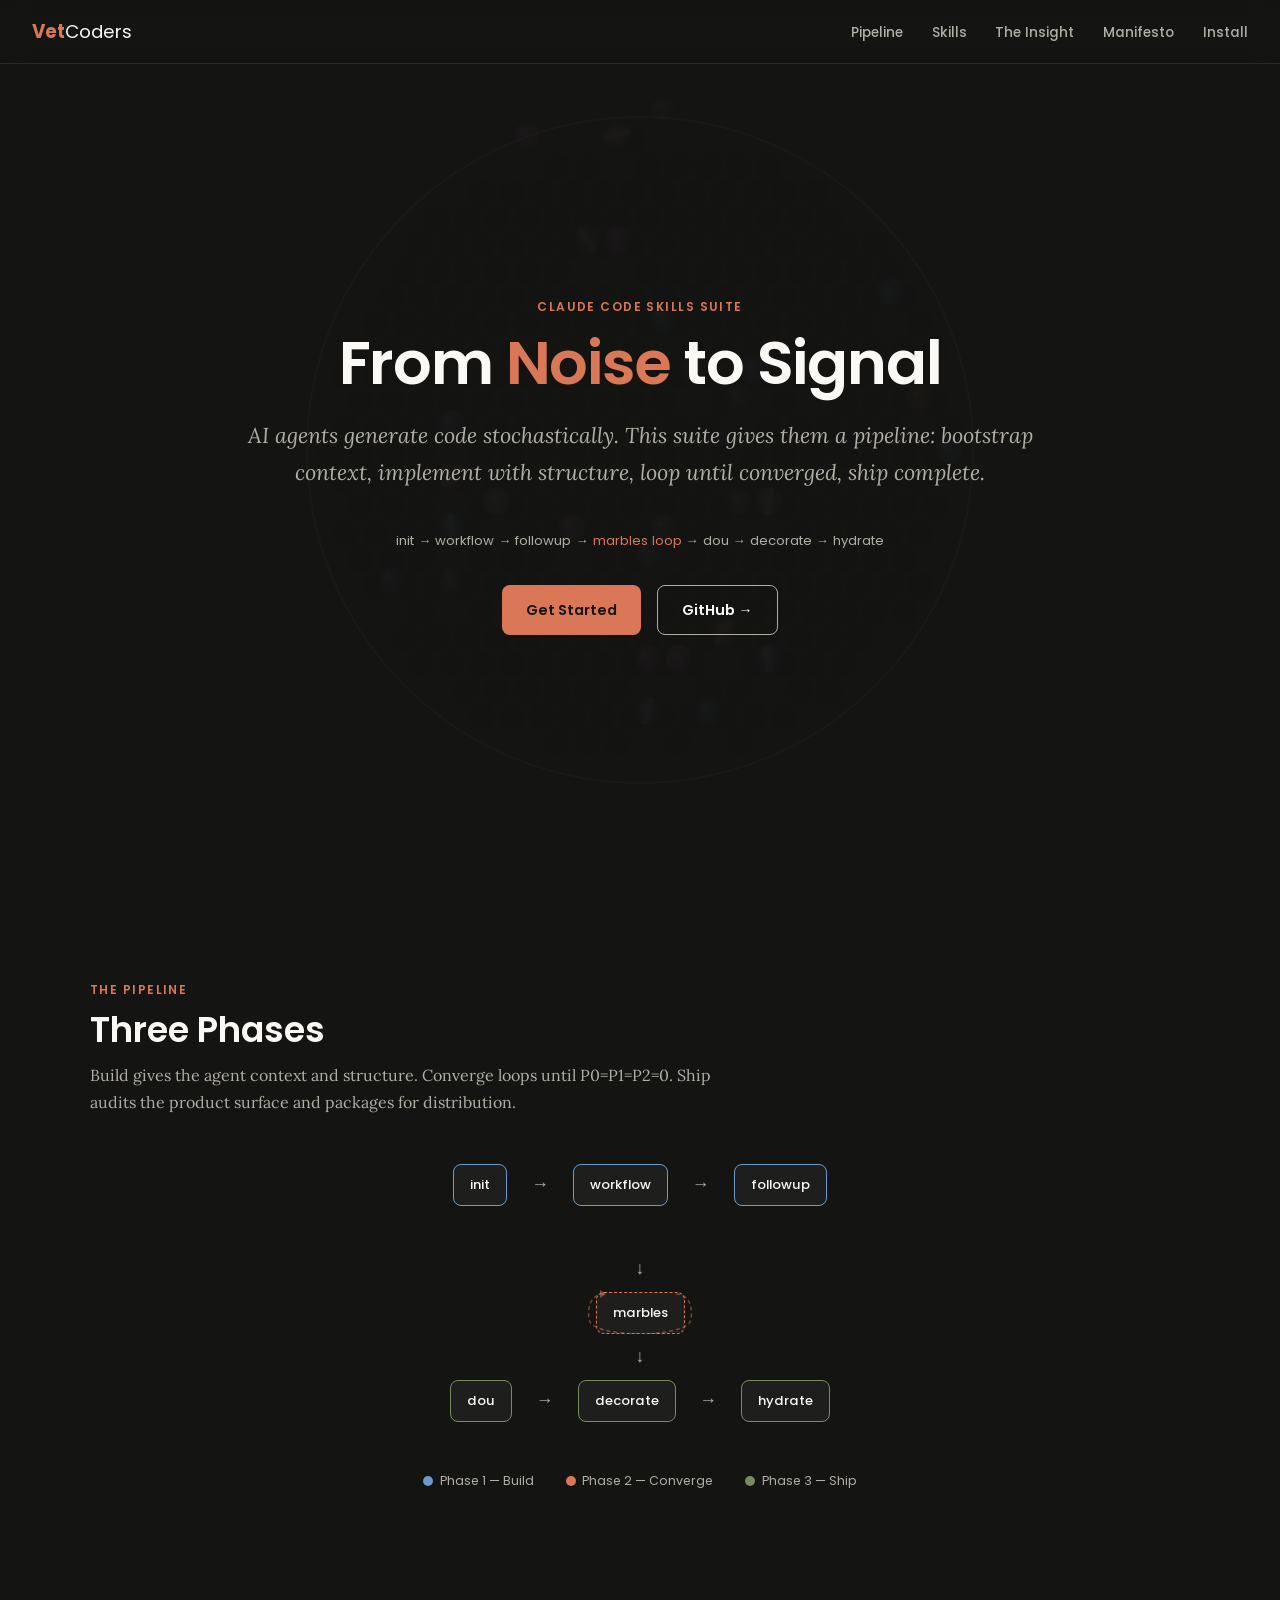
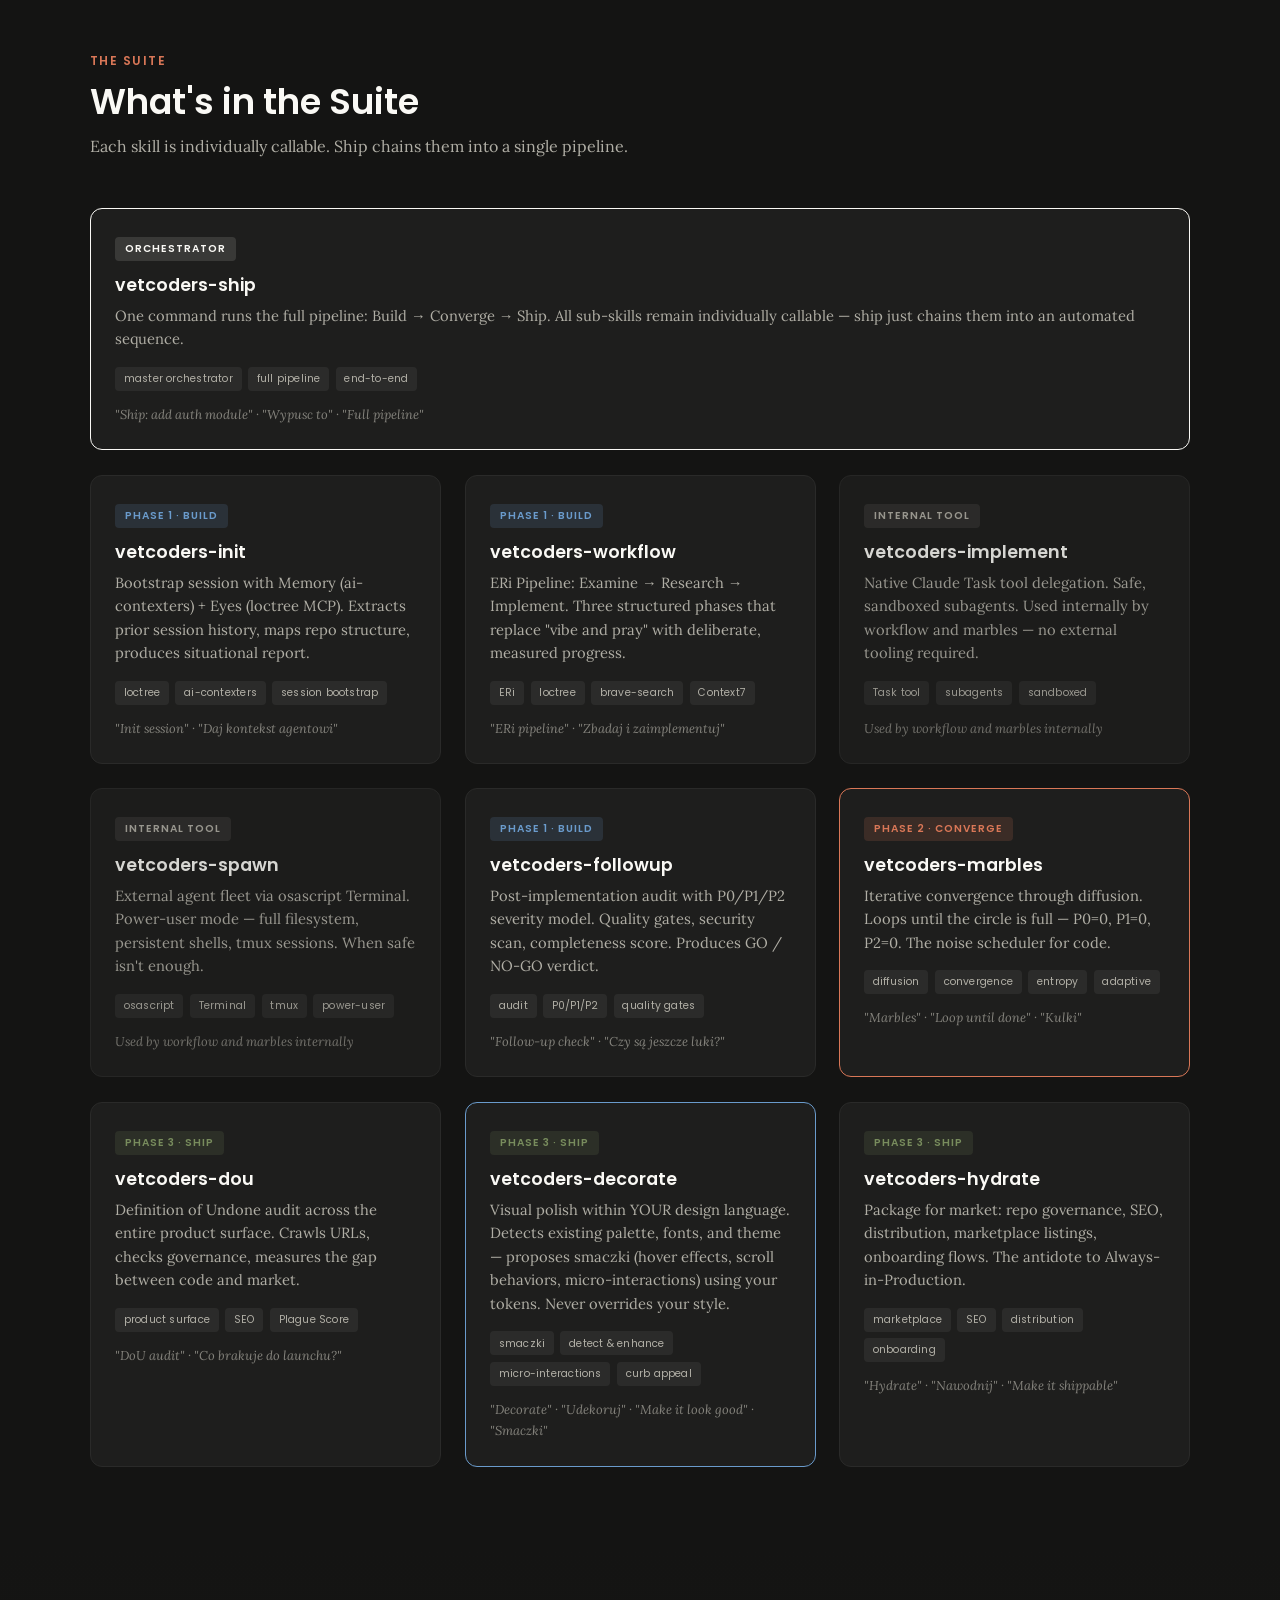
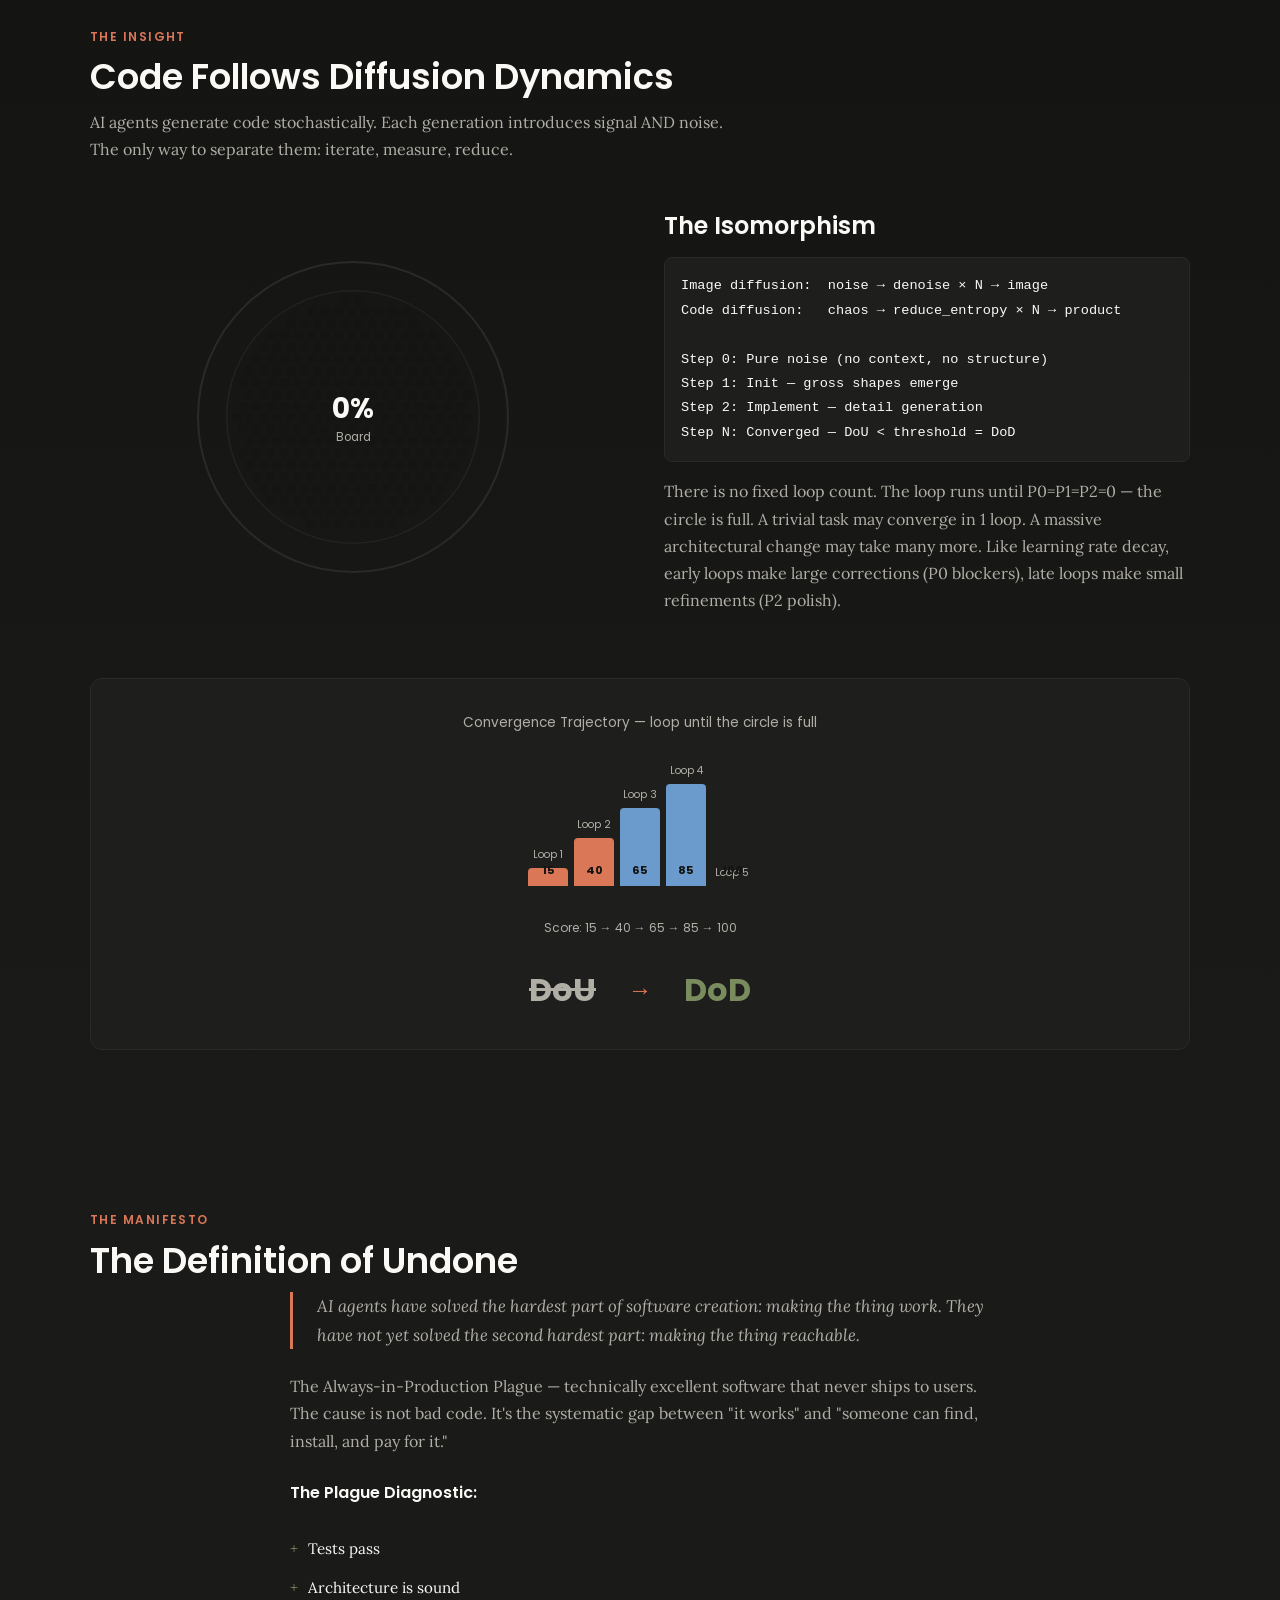
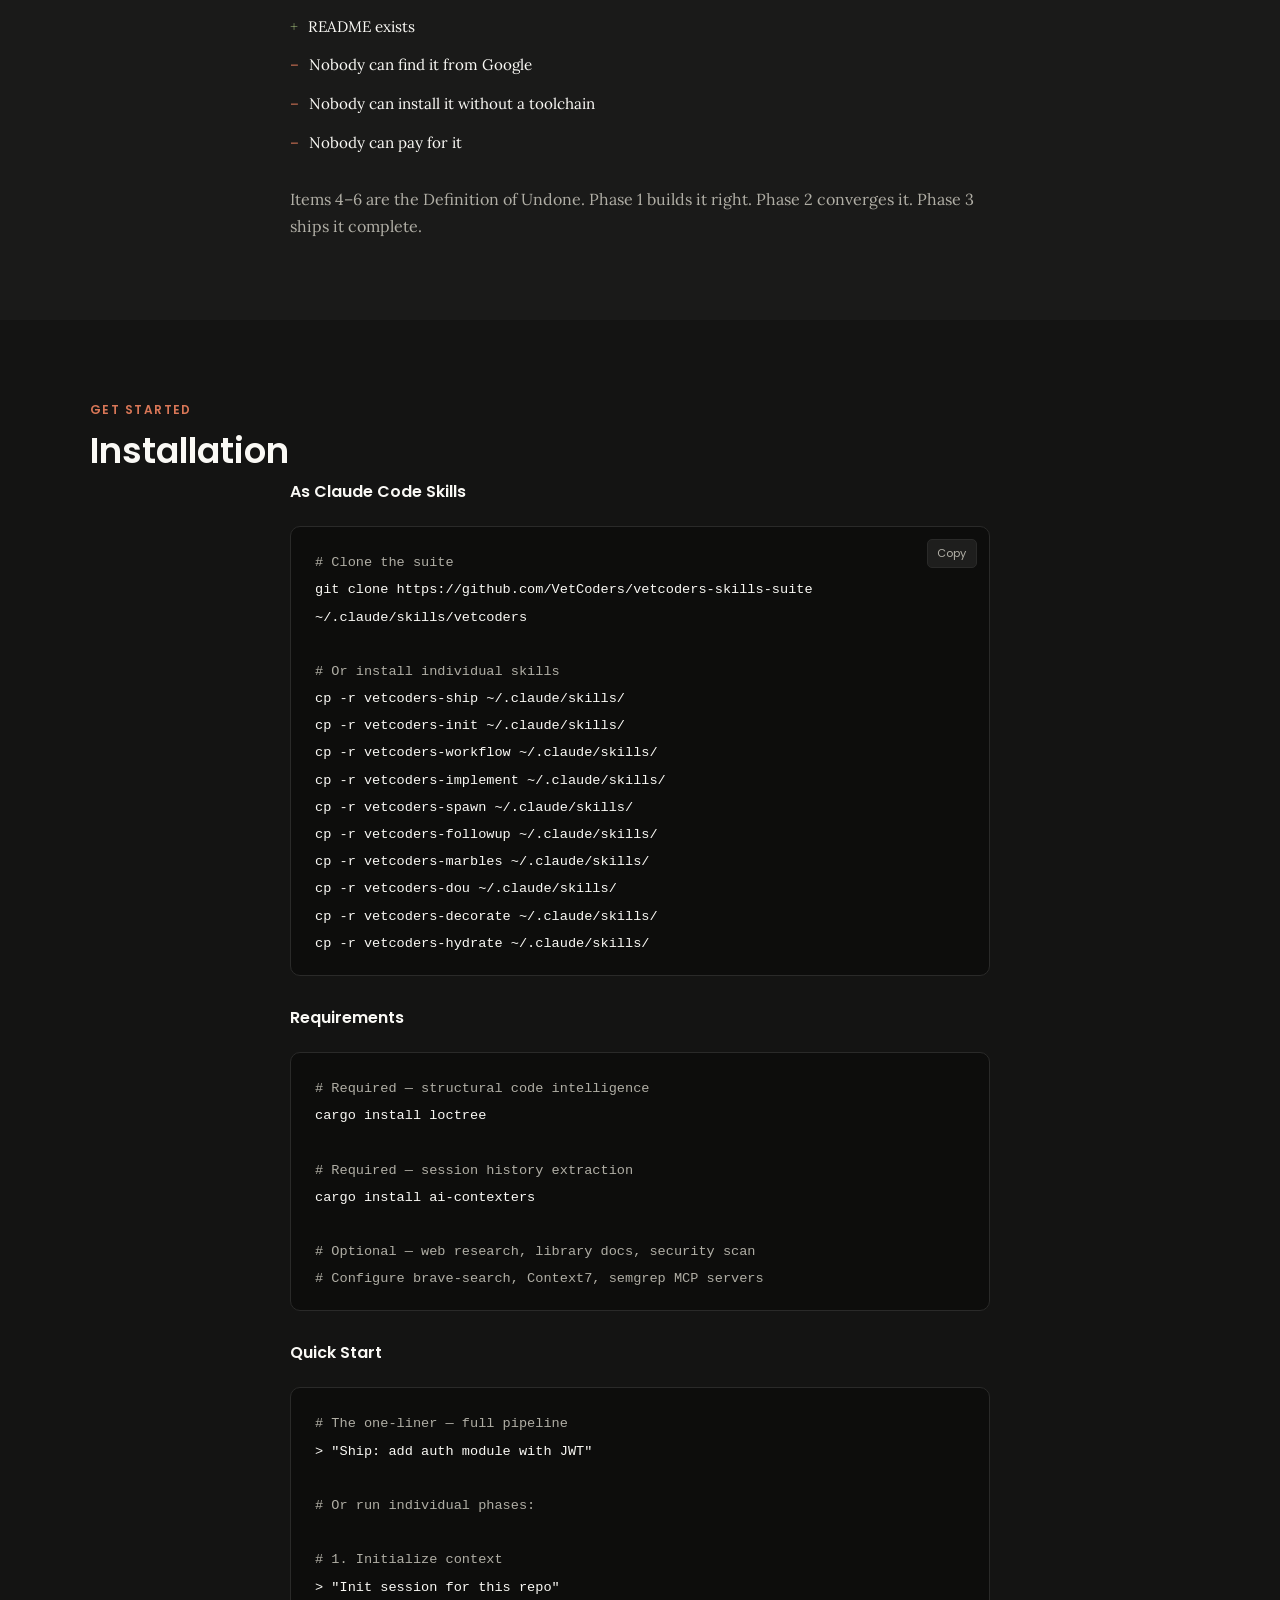
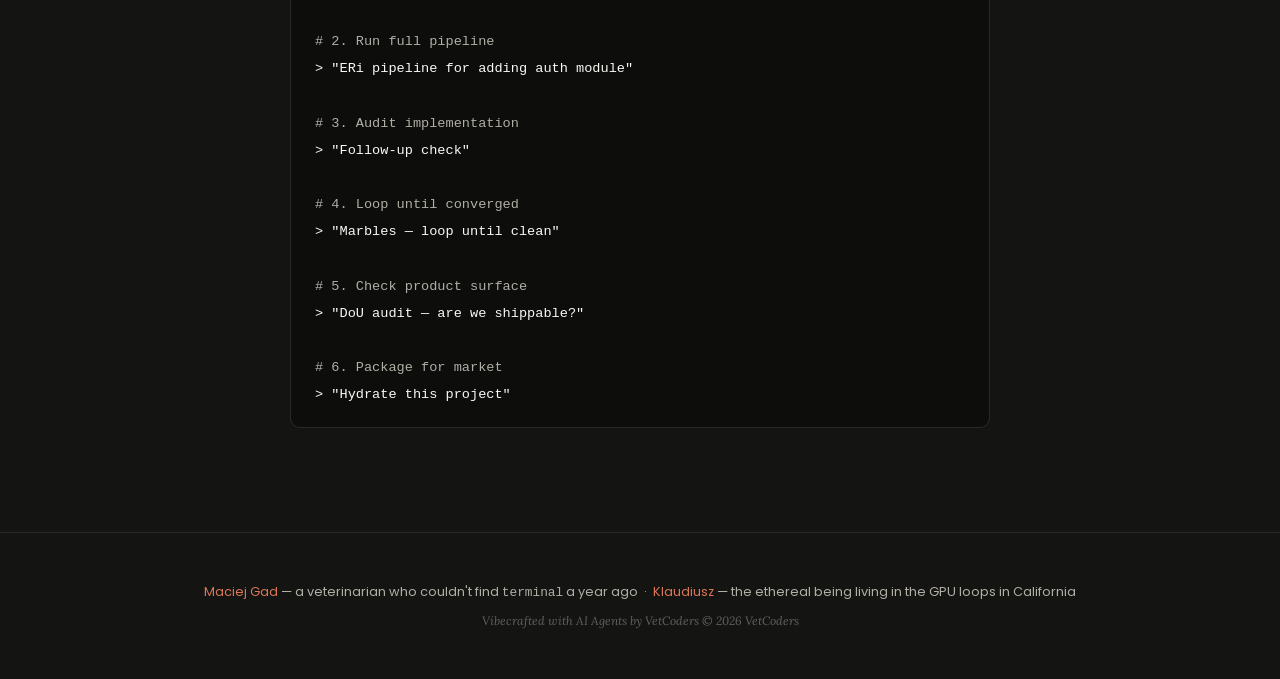
<file: vetcoders-suite-showcase.html>
<!DOCTYPE html>
<html lang="en">
<head>
<meta charset="UTF-8">
<meta name="viewport" content="width=device-width, initial-scale=1.0">
<title>VetCoders Skills Suite — From Noise to Signal</title>
<meta name="description" content="Claude Code skills suite: context bootstrap with loctree + ai-contexters, ERi implementation pipeline, convergence loops, and product surface auditing.">
<meta property="og:title" content="VetCoders Skills Suite">
<meta property="og:description" content="Claude Code skills suite. Context bootstrap, structured implementation, convergence loops, product shipping.">
<link rel="preconnect" href="https://fonts.googleapis.com">
<link rel="preconnect" href="https://fonts.gstatic.com" crossorigin>
<link href="https://fonts.googleapis.com/css2?family=Poppins:wght@400;500;600;700&family=Lora:ital,wght@0,400;0,500;0,600;1,400&display=swap" rel="stylesheet">
<style>
*,*::before,*::after{box-sizing:border-box;margin:0;padding:0}
:root{
  --dark:#141413;--light:#faf9f5;--mid:#b0aea5;--lgray:#e8e6dc;
  --orange:#d97757;--blue:#6a9bcc;--green:#788c5d;
  --card-bg:#1e1e1d;--card-border:#2a2a29;
  --font-head:'Poppins',Arial,sans-serif;
  --font-body:'Lora',Georgia,serif;
}
html{scroll-behavior:smooth}
body{font-family:var(--font-body);background:var(--dark);color:var(--light);line-height:1.7;overflow-x:hidden;-webkit-user-select:none;user-select:none}
code,.code-block,.formula{-webkit-user-select:text;user-select:text;cursor:text}
h1,h2,h3,h4,h5,h6{font-family:var(--font-head);font-weight:600;line-height:1.25}

/* NAV */
nav{position:fixed;top:0;left:0;right:0;z-index:100;padding:1rem 2rem;display:flex;justify-content:space-between;align-items:center;background:rgba(20,20,19,.85);backdrop-filter:blur(12px);border-bottom:1px solid var(--card-border)}
nav .logo{font-family:var(--font-head);font-size:1.15rem;font-weight:700;color:var(--orange);text-decoration:none}
nav .logo span{color:var(--light);font-weight:400}
nav ul{list-style:none;display:flex;gap:1.8rem}
nav ul a{color:var(--mid);text-decoration:none;font-family:var(--font-head);font-size:.85rem;font-weight:500;transition:color .2s}
nav ul a:hover{color:var(--orange)}
@media(max-width:768px){nav ul{display:none}}

/* HERO */
.hero{min-height:100vh;display:flex;align-items:center;justify-content:center;padding:6rem 2rem 4rem;position:relative;overflow:hidden}
.hero-bg{position:absolute;inset:0;z-index:0}
.hero-bg canvas{width:100%;height:100%;display:block}
.hero-content{position:relative;z-index:1;text-align:center;max-width:820px}
.hero h1{font-size:clamp(2.2rem,5vw,3.8rem);margin-bottom:1rem;letter-spacing:-.02em}
.hero h1 .accent{color:var(--orange)}
.hero .tagline{font-size:clamp(1rem,2.5vw,1.35rem);color:var(--mid);margin-bottom:2.5rem;font-style:italic}
.hero .stats-row{display:flex;gap:2rem;justify-content:center;flex-wrap:wrap;margin-bottom:2rem}
.stat{text-align:center}
.stat .num{font-family:var(--font-head);font-size:2rem;font-weight:700;color:var(--orange)}
.stat .label{font-size:.8rem;color:var(--mid);font-family:var(--font-head);text-transform:uppercase;letter-spacing:.05em}
.hero .cta-row{display:flex;gap:1rem;justify-content:center;flex-wrap:wrap}
.btn{display:inline-flex;align-items:center;gap:.5rem;padding:.75rem 1.5rem;border-radius:8px;font-family:var(--font-head);font-size:.9rem;font-weight:600;text-decoration:none;transition:all .2s;cursor:pointer;border:none}
.btn-primary{background:var(--orange);color:var(--dark)}
.btn-primary:hover{background:#c4633f;transform:translateY(-1px)}
.btn-secondary{background:transparent;color:var(--light);border:1.5px solid var(--mid)}
.btn-secondary:hover{border-color:var(--orange);color:var(--orange)}

/* SECTIONS */
section{padding:5rem 2rem}
.container{max-width:1100px;margin:0 auto}
.section-title{font-size:clamp(1.5rem,3vw,2.2rem);margin-bottom:.6rem}
.section-sub{color:var(--mid);margin-bottom:3rem;max-width:650px}
.section-label{font-family:var(--font-head);font-size:.75rem;text-transform:uppercase;letter-spacing:.12em;color:var(--orange);margin-bottom:.5rem;font-weight:600}

/* PIPELINE */
.pipeline-section{background:var(--dark)}
.pipeline-flow{display:flex;flex-wrap:wrap;gap:1.5rem;justify-content:center;align-items:center;margin-bottom:3rem}
.pipe-step{display:flex;align-items:center;gap:.4rem;font-family:var(--font-head);font-size:.82rem;font-weight:500;padding:.55rem 1rem;border-radius:8px;background:var(--card-bg);border:1px solid var(--card-border);white-space:nowrap}
.pipe-arrow{color:var(--mid);font-size:1.1rem;font-family:var(--font-head)}
.pipe-step.phase1{border-color:var(--blue)}
.pipe-step.phase2{border-color:var(--green)}
.pipe-step.loop{border-color:var(--orange);border-style:dashed}
.pipeline-legend{display:flex;gap:2rem;justify-content:center;flex-wrap:wrap;font-family:var(--font-head);font-size:.78rem;color:var(--mid)}
.pipeline-legend span::before{content:'';display:inline-block;width:10px;height:10px;border-radius:50%;margin-right:.4rem;vertical-align:middle}
.legend-build::before{background:var(--blue)}
.legend-ship::before{background:var(--green)}
.legend-loop::before{background:var(--orange)}
.pipeline-loop-row{display:flex;justify-content:center;margin:.5rem 0}
.marbles-loop{position:relative;display:flex;align-items:center;justify-content:center}
.marbles-loop .loop-arrow{position:absolute;top:-6px;left:50%;transform:translateX(-50%)}

/* CARDS */
.cards-grid{display:grid;grid-template-columns:repeat(auto-fill,minmax(300px,1fr));gap:1.5rem}
.card{background:var(--card-bg);border:1px solid var(--card-border);border-radius:12px;padding:1.5rem;transition:transform .3s ease,border-color .25s,box-shadow .3s;position:relative;overflow:hidden;transform-style:preserve-3d;will-change:transform}
.card:hover{box-shadow:0 8px 32px rgba(217,119,87,.08)}
.scroll-progress{position:fixed;top:0;left:0;height:2px;width:0;background:var(--orange);z-index:200;pointer-events:none;transition:width .08s linear}
.card:hover{border-color:var(--orange);transform:translateY(-3px);box-shadow:0 8px 30px rgba(217,119,87,.08)}
.card .card-phase{font-family:var(--font-head);font-size:.65rem;text-transform:uppercase;letter-spacing:.1em;font-weight:600;margin-bottom:.8rem;display:inline-block;padding:.2rem .6rem;border-radius:4px}
.card .card-phase.build{background:rgba(106,155,204,.15);color:var(--blue)}
.card .card-phase.ship{background:rgba(120,140,93,.15);color:var(--green)}
.card .card-phase.loop-phase{background:rgba(217,119,87,.15);color:var(--orange)}
.card h3{font-size:1.1rem;margin-bottom:.5rem}
.card .card-desc{color:var(--mid);font-size:.92rem;margin-bottom:1rem;line-height:1.6}
.card .card-tags{display:flex;flex-wrap:wrap;gap:.4rem}
.card .tag{font-family:var(--font-head);font-size:.65rem;padding:.2rem .55rem;border-radius:4px;background:rgba(250,249,245,.06);color:var(--mid);letter-spacing:.02em}
.card .card-trigger{font-size:.8rem;color:var(--mid);margin-top:.8rem;font-style:italic;opacity:.7}

/* DIFFUSION */
.diffusion-section{background:linear-gradient(180deg,var(--dark) 0%,#1a1a19 100%)}
.diffusion-visual{display:grid;grid-template-columns:1fr 1fr;gap:3rem;align-items:center;margin-bottom:3rem}
@media(max-width:768px){.diffusion-visual{grid-template-columns:1fr}}
.diffusion-canvas-wrap{position:relative;aspect-ratio:1;max-width:400px;margin:0 auto}
.diffusion-canvas-wrap canvas{width:100%;height:100%;border-radius:50%;border:2px solid var(--card-border)}
.diffusion-text h3{font-size:1.5rem;margin-bottom:1rem}
.diffusion-text p{color:var(--mid);margin-bottom:1rem}
.diffusion-text .formula{font-family:'SF Mono','Fira Code','Courier New',monospace;background:var(--card-bg);padding:1rem;border-radius:8px;border:1px solid var(--card-border);margin:1rem 0;font-size:.85rem;color:var(--light);line-height:1.8}
.transition-visual{text-align:center;padding:2rem;background:var(--card-bg);border-radius:12px;border:1px solid var(--card-border)}
.transition-visual .dou{font-family:var(--font-head);font-size:2rem;font-weight:700}
.transition-visual .arrow-anim{font-size:1.5rem;margin:0 1rem;color:var(--orange)}
.transition-visual .dod{font-family:var(--font-head);font-size:2rem;font-weight:700;color:var(--green)}

/* MANIFESTO */
.manifesto-section{background:#1a1a19}
.manifesto-block{max-width:700px;margin:0 auto}
.manifesto-block blockquote{border-left:3px solid var(--orange);padding-left:1.5rem;margin-bottom:1.5rem;color:var(--mid);font-size:1.05rem;font-style:italic}
.manifesto-block .plague-list{list-style:none;margin:1.5rem 0}
.manifesto-block .plague-list li{padding:.4rem 0;display:flex;align-items:center;gap:.6rem;font-size:.95rem}
.manifesto-block .plague-list .check{color:var(--green)}
.manifesto-block .plague-list .cross{color:var(--orange)}

/* INSTALL */
.install-section{background:var(--dark)}
.install-block{max-width:700px;margin:0 auto}
.code-block{background:#0d0d0c;border:1px solid var(--card-border);border-radius:10px;padding:1.25rem 1.5rem;margin:1.5rem 0;overflow-x:auto;position:relative}
.code-block code{font-family:'SF Mono','Fira Code',monospace;font-size:.85rem;color:var(--light);line-height:1.7}
.code-block .comment{color:var(--mid)}
.code-block .copy-btn{position:absolute;top:.75rem;right:.75rem;background:var(--card-bg);border:1px solid var(--card-border);color:var(--mid);padding:.3rem .6rem;border-radius:5px;font-size:.7rem;cursor:pointer;font-family:var(--font-head);transition:all .2s}
.code-block .copy-btn:hover{color:var(--orange);border-color:var(--orange)}

/* FOOTER */
footer{padding:3rem 2rem;border-top:1px solid var(--card-border);text-align:center}
footer .credits{font-family:var(--font-head);font-size:.8rem;color:var(--mid);margin-bottom:.5rem}
footer .credits a{color:var(--orange);text-decoration:none}
footer .tagline-footer{font-size:.75rem;color:rgba(176,174,165,.5);font-style:italic}

/* CONVERGENCE TRAJECTORY */
.trajectory{display:flex;align-items:flex-end;gap:6px;height:120px;justify-content:center;margin:2rem 0}
.trajectory .bar{width:40px;border-radius:4px 4px 0 0;position:relative;transition:height .8s cubic-bezier(.4,0,.2,1)}
.trajectory .bar .bar-label{position:absolute;top:-22px;left:50%;transform:translateX(-50%);font-family:var(--font-head);font-size:.65rem;color:var(--mid);white-space:nowrap}
.trajectory .bar .bar-score{position:absolute;bottom:6px;left:50%;transform:translateX(-50%);font-family:var(--font-head);font-size:.7rem;color:var(--dark);font-weight:700}

/* SCROLL ANIMATIONS */
.fade-up{opacity:0;transform:translateY(30px);transition:all .7s ease}
.fade-up.visible{opacity:1;transform:translateY(0)}
</style>
</head>
<body>

<!-- NAV -->
<nav>
  <a href="#" class="logo">Vet<span>Coders</span></a>
  <ul>
    <li><a href="#pipeline">Pipeline</a></li>
    <li><a href="#skills">Skills</a></li>
    <li><a href="#diffusion">The Insight</a></li>
    <li><a href="#manifesto">Manifesto</a></li>
    <li><a href="#install">Install</a></li>
  </ul>
</nav>

<!-- HERO -->
<section class="hero">
  <div class="hero-bg"><canvas id="marbleCanvas"></canvas></div>
  <div class="hero-content fade-up">
    <div class="section-label">Claude Code Skills Suite</div>
    <h1>From <span class="accent">Noise</span> to Signal</h1>
    <p class="tagline">AI agents generate code stochastically. This suite gives them a pipeline: bootstrap context, implement with structure, loop until converged, ship complete.</p>
    <p style="font-family:var(--font-head);font-size:.82rem;color:var(--mid);margin-bottom:2rem;line-height:1.7">init &rarr; workflow &rarr; followup &rarr; <span style="color:var(--orange)">marbles loop</span> &rarr; dou &rarr; decorate &rarr; hydrate</p>
    <div class="cta-row">
      <a href="#install" class="btn btn-primary">Get Started</a>
      <a href="https://github.com/VetCoders/vetcoders-skills-suite" class="btn btn-secondary">GitHub &rarr;</a>
    </div>
  </div>
</section>

<!-- PIPELINE -->
<section id="pipeline" class="pipeline-section">
  <div class="container fade-up">
    <div class="section-label">The Pipeline</div>
    <h2 class="section-title">Three Phases</h2>
    <p class="section-sub">Build gives the agent context and structure. Converge loops until P0=P1=P2=0. Ship audits the product surface and packages for distribution.</p>

    <div class="pipeline-flow">
      <div class="pipe-step phase1">init</div>
      <span class="pipe-arrow">&rarr;</span>
      <div class="pipe-step phase1">workflow</div>
      <span class="pipe-arrow">&rarr;</span>
      <div class="pipe-step phase1">followup</div>
    </div>
    <div class="pipeline-loop-row">
      <span class="pipe-arrow">&darr;</span>
    </div>
    <div class="pipeline-loop-row">
      <div class="marbles-loop">
        <div class="pipe-step loop">marbles</div>
        <svg class="loop-arrow" width="120" height="48" viewBox="0 0 120 48">
          <path d="M96 8 C110 8, 114 24, 110 36 C106 44, 80 48, 60 48 C40 48, 14 44, 10 36 C6 24, 10 8, 24 8" fill="none" stroke="var(--orange)" stroke-width="1.5" stroke-dasharray="4 3" opacity=".5"/>
          <polygon points="20,4 26,8 20,12" fill="var(--orange)" opacity=".5"/>
        </svg>
      </div>
    </div>
    <div class="pipeline-loop-row">
      <span class="pipe-arrow">&darr;</span>
    </div>
    <div class="pipeline-flow">
      <div class="pipe-step phase2">dou</div>
      <span class="pipe-arrow">&rarr;</span>
      <div class="pipe-step phase2">decorate</div>
      <span class="pipe-arrow">&rarr;</span>
      <div class="pipe-step phase2">hydrate</div>
    </div>

    <div class="pipeline-legend">
      <span class="legend-build">Phase 1 &mdash; Build</span>
      <span class="legend-loop">Phase 2 &mdash; Converge</span>
      <span class="legend-ship">Phase 3 &mdash; Ship</span>
    </div>
  </div>
</section>

<!-- SKILLS GRID -->
<section id="skills">
  <div class="container fade-up">
    <div class="section-label">The Suite</div>
    <h2 class="section-title">What's in the Suite</h2>
    <p class="section-sub">Each skill is individually callable. Ship chains them into a single pipeline.</p>

    <div class="cards-grid">

      <div class="card" style="border-color:var(--light);grid-column:1/-1">
        <div class="card-phase build" style="background:rgba(250,249,245,.12);color:var(--light)">Orchestrator</div>
        <h3>vetcoders-ship</h3>
        <p class="card-desc">One command runs the full pipeline: Build &rarr; Converge &rarr; Ship. All sub-skills remain individually callable &mdash; ship just chains them into an automated sequence.</p>
        <div class="card-tags"><span class="tag">master orchestrator</span><span class="tag">full pipeline</span><span class="tag">end-to-end</span></div>
        <div class="card-trigger">"Ship: add auth module" &middot; "Wypusc to" &middot; "Full pipeline"</div>
      </div>

      <div class="card">
        <div class="card-phase build">Phase 1 &middot; Build</div>
        <h3>vetcoders-init</h3>
        <p class="card-desc">Bootstrap session with Memory (ai-contexters) + Eyes (loctree MCP). Extracts prior session history, maps repo structure, produces situational report.</p>
        <div class="card-tags"><span class="tag">loctree</span><span class="tag">ai-contexters</span><span class="tag">session bootstrap</span></div>
        <div class="card-trigger">"Init session" &middot; "Daj kontekst agentowi"</div>
      </div>

      <div class="card">
        <div class="card-phase build">Phase 1 &middot; Build</div>
        <h3>vetcoders-workflow</h3>
        <p class="card-desc">ERi Pipeline: Examine &rarr; Research &rarr; Implement. Three structured phases that replace "vibe and pray" with deliberate, measured progress.</p>
        <div class="card-tags"><span class="tag">ERi</span><span class="tag">loctree</span><span class="tag">brave-search</span><span class="tag">Context7</span></div>
        <div class="card-trigger">"ERi pipeline" &middot; "Zbadaj i zaimplementuj"</div>
      </div>

      <div class="card" style="opacity:.85">
        <div class="card-phase build" style="background:rgba(176,174,165,.12);color:var(--mid)">Internal Tool</div>
        <h3>vetcoders-implement</h3>
        <p class="card-desc">Native Claude Task tool delegation. Safe, sandboxed subagents. Used internally by workflow and marbles &mdash; no external tooling required.</p>
        <div class="card-tags"><span class="tag">Task tool</span><span class="tag">subagents</span><span class="tag">sandboxed</span></div>
        <div class="card-trigger">Used by workflow and marbles internally</div>
      </div>

      <div class="card" style="opacity:.85">
        <div class="card-phase build" style="background:rgba(176,174,165,.12);color:var(--mid)">Internal Tool</div>
        <h3>vetcoders-spawn</h3>
        <p class="card-desc">External agent fleet via osascript Terminal. Power-user mode &mdash; full filesystem, persistent shells, tmux sessions. When safe isn't enough.</p>
        <div class="card-tags"><span class="tag">osascript</span><span class="tag">Terminal</span><span class="tag">tmux</span><span class="tag">power-user</span></div>
        <div class="card-trigger">Used by workflow and marbles internally</div>
      </div>

      <div class="card">
        <div class="card-phase build">Phase 1 &middot; Build</div>
        <h3>vetcoders-followup</h3>
        <p class="card-desc">Post-implementation audit with P0/P1/P2 severity model. Quality gates, security scan, completeness score. Produces GO / NO-GO verdict.</p>
        <div class="card-tags"><span class="tag">audit</span><span class="tag">P0/P1/P2</span><span class="tag">quality gates</span></div>
        <div class="card-trigger">"Follow-up check" &middot; "Czy s&#261; jeszcze luki?"</div>
      </div>

      <div class="card" style="border-color:var(--orange)">
        <div class="card-phase loop-phase">Phase 2 &middot; Converge</div>
        <h3>vetcoders-marbles</h3>
        <p class="card-desc">Iterative convergence through diffusion. Loops until the circle is full &mdash; P0=0, P1=0, P2=0. The noise scheduler for code.</p>
        <div class="card-tags"><span class="tag">diffusion</span><span class="tag">convergence</span><span class="tag">entropy</span><span class="tag">adaptive</span></div>
        <div class="card-trigger">"Marbles" &middot; "Loop until done" &middot; "Kulki"</div>
      </div>

      <div class="card">
        <div class="card-phase ship">Phase 3 &middot; Ship</div>
        <h3>vetcoders-dou</h3>
        <p class="card-desc">Definition of Undone audit across the entire product surface. Crawls URLs, checks governance, measures the gap between code and market.</p>
        <div class="card-tags"><span class="tag">product surface</span><span class="tag">SEO</span><span class="tag">Plague Score</span></div>
        <div class="card-trigger">"DoU audit" &middot; "Co brakuje do launchu?"</div>
      </div>

      <div class="card" style="border-color:var(--blue)">
        <div class="card-phase ship">Phase 3 &middot; Ship</div>
        <h3>vetcoders-decorate</h3>
        <p class="card-desc">Visual polish within YOUR design language. Detects existing palette, fonts, and theme &mdash; proposes smaczki (hover effects, scroll behaviors, micro-interactions) using your tokens. Never overrides your style.</p>
        <div class="card-tags"><span class="tag">smaczki</span><span class="tag">detect &amp; enhance</span><span class="tag">micro-interactions</span><span class="tag">curb appeal</span></div>
        <div class="card-trigger">"Decorate" &middot; "Udekoruj" &middot; "Make it look good" &middot; "Smaczki"</div>
      </div>

      <div class="card">
        <div class="card-phase ship">Phase 3 &middot; Ship</div>
        <h3>vetcoders-hydrate</h3>
        <p class="card-desc">Package for market: repo governance, SEO, distribution, marketplace listings, onboarding flows. The antidote to Always-in-Production.</p>
        <div class="card-tags"><span class="tag">marketplace</span><span class="tag">SEO</span><span class="tag">distribution</span><span class="tag">onboarding</span></div>
        <div class="card-trigger">"Hydrate" &middot; "Nawodnij" &middot; "Make it shippable"</div>
      </div>

    </div>
  </div>
</section>

<!-- DIFFUSION INSIGHT -->
<section id="diffusion" class="diffusion-section">
  <div class="container fade-up">
    <div class="section-label">The Insight</div>
    <h2 class="section-title">Code Follows Diffusion Dynamics</h2>
    <p class="section-sub">AI agents generate code stochastically. Each generation introduces signal AND noise. The only way to separate them: iterate, measure, reduce.</p>

    <div class="diffusion-visual">
      <div class="diffusion-canvas-wrap">
        <canvas id="diffusionCanvas"></canvas>
      </div>
      <div class="diffusion-text">
        <h3>The Isomorphism</h3>
        <div class="formula">
Image diffusion:&nbsp; noise &rarr; denoise &times; N &rarr; image<br>
Code diffusion:&nbsp;&nbsp; chaos &rarr; reduce_entropy &times; N &rarr; product<br><br>
Step 0: Pure noise (no context, no structure)<br>
Step 1: Init &mdash; gross shapes emerge<br>
Step 2: Implement &mdash; detail generation<br>
Step N: Converged &mdash; DoU &lt; threshold = DoD
        </div>
        <p>There is no fixed loop count. The loop runs until P0=P1=P2=0 &mdash; the circle is full. A trivial task may converge in 1 loop. A massive architectural change may take many more. Like learning rate decay, early loops make large corrections (P0 blockers), late loops make small refinements (P2 polish).</p>
      </div>
    </div>

    <div class="transition-visual">
      <p style="font-family:var(--font-head);font-size:.85rem;color:var(--mid);margin-bottom:1rem">Convergence Trajectory &mdash; loop until the circle is full</p>
      <div class="trajectory" id="trajectoryBars">
        <div class="bar" data-h="15" style="height:0;background:var(--orange)"><span class="bar-label">Loop 1</span><span class="bar-score">15</span></div>
        <div class="bar" data-h="40" style="height:0;background:var(--orange)"><span class="bar-label">Loop 2</span><span class="bar-score">40</span></div>
        <div class="bar" data-h="65" style="height:0;background:var(--blue)"><span class="bar-label">Loop 3</span><span class="bar-score">65</span></div>
        <div class="bar" data-h="85" style="height:0;background:var(--blue)"><span class="bar-label">Loop 4</span><span class="bar-score">85</span></div>
        <div class="bar" data-h="100" style="height:0;background:var(--green)"><span class="bar-label">Loop 5</span><span class="bar-score">100</span></div>
      </div>
      <p style="font-family:var(--font-head);font-size:.75rem;color:var(--mid);margin-top:.8rem">Score: 15 &rarr; 40 &rarr; 65 &rarr; 85 &rarr; 100</p>
      <div style="display:flex;align-items:center;justify-content:center;gap:1rem;margin-top:1.5rem">
        <span class="dou" style="text-decoration:line-through;color:var(--mid)">DoU</span>
        <span class="arrow-anim">&rarr;</span>
        <span class="dod"><strong>DoD</strong></span>
      </div>
    </div>
  </div>
</section>

<!-- MANIFESTO -->
<section id="manifesto" class="manifesto-section">
  <div class="container fade-up">
    <div class="section-label">The Manifesto</div>
    <h2 class="section-title">The Definition of Undone</h2>
    <div class="manifesto-block">
      <blockquote>AI agents have solved the hardest part of software creation: making the thing work. They have not yet solved the second hardest part: making the thing reachable.</blockquote>
      <p style="color:var(--mid);margin-bottom:1.5rem">The Always-in-Production Plague &mdash; technically excellent software that never ships to users. The cause is not bad code. It's the systematic gap between "it works" and "someone can find, install, and pay for it."</p>
      <p style="font-family:var(--font-head);font-weight:600;margin-bottom:.8rem">The Plague Diagnostic:</p>
      <ul class="plague-list">
        <li><span class="check">+</span> Tests pass</li>
        <li><span class="check">+</span> Architecture is sound</li>
        <li><span class="check">+</span> README exists</li>
        <li><span class="cross">&ndash;</span> Nobody can find it from Google</li>
        <li><span class="cross">&ndash;</span> Nobody can install it without a toolchain</li>
        <li><span class="cross">&ndash;</span> Nobody can pay for it</li>
      </ul>
      <p style="color:var(--mid);margin-top:1.5rem">Items 4&ndash;6 are the Definition of Undone. Phase 1 builds it right. Phase 2 converges it. Phase 3 ships it complete.</p>
    </div>
  </div>
</section>

<!-- INSTALL -->
<section id="install" class="install-section">
  <div class="container fade-up">
    <div class="section-label">Get Started</div>
    <h2 class="section-title">Installation</h2>
    <div class="install-block">
      <h4 style="font-size:1rem;margin-bottom:.5rem;color:var(--light)">As Claude Code Skills</h4>
      <div class="code-block">
        <button class="copy-btn" onclick="copyCode(this)">Copy</button>
        <code><span class="comment"># Clone the suite</span><br>git clone https://github.com/VetCoders/vetcoders-skills-suite ~/.claude/skills/vetcoders<br><br><span class="comment"># Or install individual skills</span><br>cp -r vetcoders-ship ~/.claude/skills/<br>cp -r vetcoders-init ~/.claude/skills/<br>cp -r vetcoders-workflow ~/.claude/skills/<br>cp -r vetcoders-implement ~/.claude/skills/<br>cp -r vetcoders-spawn ~/.claude/skills/<br>cp -r vetcoders-followup ~/.claude/skills/<br>cp -r vetcoders-marbles ~/.claude/skills/<br>cp -r vetcoders-dou ~/.claude/skills/<br>cp -r vetcoders-decorate ~/.claude/skills/<br>cp -r vetcoders-hydrate ~/.claude/skills/</code>
      </div>

      <h4 style="font-size:1rem;margin:2rem 0 .5rem;color:var(--light)">Requirements</h4>
      <div class="code-block">
        <code><span class="comment"># Required &mdash; structural code intelligence</span><br>cargo install loctree<br><br><span class="comment"># Required &mdash; session history extraction</span><br>cargo install ai-contexters<br><br><span class="comment"># Optional &mdash; web research, library docs, security scan</span><br><span class="comment"># Configure brave-search, Context7, semgrep MCP servers</span></code>
      </div>

      <h4 style="font-size:1rem;margin:2rem 0 .5rem;color:var(--light)">Quick Start</h4>
      <div class="code-block">
        <code><span class="comment"># The one-liner — full pipeline</span><br>&gt; "Ship: add auth module with JWT"<br><br><span class="comment"># Or run individual phases:</span><br><br><span class="comment"># 1. Initialize context</span><br>&gt; "Init session for this repo"<br><br><span class="comment"># 2. Run full pipeline</span><br>&gt; "ERi pipeline for adding auth module"<br><br><span class="comment"># 3. Audit implementation</span><br>&gt; "Follow-up check"<br><br><span class="comment"># 4. Loop until converged</span><br>&gt; "Marbles &mdash; loop until clean"<br><br><span class="comment"># 5. Check product surface</span><br>&gt; "DoU audit &mdash; are we shippable?"<br><br><span class="comment"># 6. Package for market</span><br>&gt; "Hydrate this project"</code>
      </div>
    </div>
  </div>
</section>

<!-- FOOTER -->
<footer>
  <p class="credits">
    <a href="https://div0.space">Maciej Gad</a> &mdash; a veterinarian who couldn't find <code>terminal</code> a year ago
    &nbsp;&middot;&nbsp;
    <a href="https://github.com/Gitlaudiusz">Klaudiusz</a> &mdash; the ethereal being living in the GPU loops in California
  </p>
  <p class="tagline-footer">Vibecrafted with AI Agents by VetCoders &copy; 2026 VetCoders</p>
</footer>

<script>
// ============ GLASS MARBLE RENDERER (shared) ============
var MarbleFactory = (function(){
  // Color helpers
  function hexToRgb(hex){
    var r=parseInt(hex.slice(1,3),16), g=parseInt(hex.slice(3,5),16), b=parseInt(hex.slice(5,7),16);
    return {r:r,g:g,b:b};
  }
  function rgbStr(c,a){ return 'rgba('+c.r+','+c.g+','+c.b+','+(a||1)+')'; }
  function lighten(c,pct){ return {r:Math.min(255,c.r+pct),g:Math.min(255,c.g+pct),b:Math.min(255,c.b+pct)}; }
  function darken(c,pct){ return {r:Math.max(0,c.r-pct),g:Math.max(0,c.g-pct),b:Math.max(0,c.b-pct)}; }
  function blend(a,b,t){ return {r:Math.round(a.r+(b.r-a.r)*t),g:Math.round(a.g+(b.g-a.g)*t),b:Math.round(a.b+(b.b-a.b)*t)}; }

  var PALETTES = [
    {base:'#d97757', accent:'#f4c89a', name:'amber'},
    {base:'#6a9bcc', accent:'#c2ddf0', name:'ocean'},
    {base:'#788c5d', accent:'#bdd4a0', name:'forest'},
    {base:'#b0aea5', accent:'#e8e6dc', name:'smoke'},
    {base:'#c46b8a', accent:'#f0c4d4', name:'rose'},
    {base:'#8b7ec8', accent:'#cdc4ef', name:'amethyst'},
    {base:'#cc8844', accent:'#f0d4a0', name:'honey'},
    {base:'#5ba3a3', accent:'#a8dede', name:'teal'}
  ];
  var PATTERNS = ['catseye','swirl','galaxy','clear','solid'];

  function createSprite(radius, paletteIdx, patternType, seed){
    var pad = 4;
    var s = (radius*2 + pad) * 2;
    var oc = document.createElement('canvas');
    oc.width = s; oc.height = s;
    var g = oc.getContext('2d');
    var cx = s/2, cy = s/2, r = radius;
    var pal = PALETTES[paletteIdx % PALETTES.length];
    var base = hexToRgb(pal.base);
    var accent = hexToRgb(pal.accent);
    var rng = mulberry32(seed);

    // Shadow
    g.beginPath();
    g.ellipse(cx+r*0.05, cy+r*0.82, r*0.6, r*0.18, 0, 0, Math.PI*2);
    g.fillStyle = 'rgba(0,0,0,0.22)';
    g.fill();

    // Base sphere gradient
    g.save();
    g.beginPath();
    g.arc(cx, cy, r, 0, Math.PI*2);
    g.clip();

    var bg = g.createRadialGradient(cx-r*0.3, cy-r*0.35, r*0.05, cx+r*0.1, cy+r*0.1, r*1.1);
    bg.addColorStop(0, rgbStr(lighten(base,60),0.95));
    bg.addColorStop(0.35, rgbStr(base,0.92));
    bg.addColorStop(0.7, rgbStr(darken(base,25),0.9));
    bg.addColorStop(1, rgbStr(darken(base,55),0.85));
    g.fillStyle = bg;
    g.fillRect(0,0,s,s);

    // Pattern layer (inside clip)
    if(patternType === 'catseye'){
      // Single ribbon/vein across the marble
      var angle = rng()*Math.PI;
      g.save();
      g.translate(cx,cy);
      g.rotate(angle);
      var ribW = r*0.22 + rng()*r*0.15;
      var ribG = g.createLinearGradient(0,-ribW*1.5,0,ribW*1.5);
      ribG.addColorStop(0,'rgba(255,255,255,0)');
      ribG.addColorStop(0.25, rgbStr(accent,0.7));
      ribG.addColorStop(0.5, rgbStr(lighten(accent,40),0.85));
      ribG.addColorStop(0.75, rgbStr(accent,0.7));
      ribG.addColorStop(1,'rgba(255,255,255,0)');
      g.fillStyle = ribG;
      g.fillRect(-r*1.1, -ribW, r*2.2, ribW*2);
      // thin bright center line
      g.strokeStyle = rgbStr(lighten(accent,60),0.5);
      g.lineWidth = 1;
      g.beginPath(); g.moveTo(-r*0.9,0); g.lineTo(r*0.9,0); g.stroke();
      g.restore();
    } else if(patternType === 'swirl'){
      // Two spiral bands of color
      g.save();
      g.translate(cx,cy);
      var sAngle = rng()*Math.PI*2;
      for(var si=0;si<2;si++){
        g.beginPath();
        var tw = r*0.12 + rng()*r*0.1;
        for(var t=0;t<Math.PI*3;t+=0.08){
          var sr = r*0.1 + (t/(Math.PI*3))*r*0.85;
          var sx = Math.cos(sAngle+t)*sr;
          var sy = Math.sin(sAngle+t)*sr;
          if(t===0) g.moveTo(sx,sy); else g.lineTo(sx,sy);
        }
        g.lineWidth = tw;
        var sCol = si===0 ? accent : lighten(base,35);
        g.strokeStyle = rgbStr(sCol, 0.55);
        g.lineCap = 'round';
        g.stroke();
        sAngle += Math.PI*0.7;
      }
      g.restore();
    } else if(patternType === 'galaxy'){
      // Speckled dots inside like a galaxy marble
      g.save();
      g.translate(cx,cy);
      var dotCount = 15 + Math.floor(rng()*20);
      for(var di=0;di<dotCount;di++){
        var da = rng()*Math.PI*2;
        var dd = rng()*r*0.8;
        var dr = 0.5 + rng()*2;
        var dc = rng()>0.5 ? accent : lighten(base,40);
        g.beginPath();
        g.arc(Math.cos(da)*dd, Math.sin(da)*dd, dr, 0, Math.PI*2);
        g.fillStyle = rgbStr(dc, 0.4+rng()*0.35);
        g.fill();
      }
      // Central glow
      var gg = g.createRadialGradient(0,0,0,0,0,r*0.4);
      gg.addColorStop(0, rgbStr(accent,0.25));
      gg.addColorStop(1, 'rgba(0,0,0,0)');
      g.fillStyle = gg;
      g.beginPath(); g.arc(0,0,r*0.4,0,Math.PI*2); g.fill();
      g.restore();
    } else if(patternType === 'clear'){
      // Mostly transparent glass with colored core
      g.fillStyle = 'rgba(255,255,255,0.12)';
      g.fillRect(0,0,s,s);
      var cg = g.createRadialGradient(cx,cy,0,cx,cy,r*0.45);
      cg.addColorStop(0, rgbStr(accent,0.6));
      cg.addColorStop(0.6, rgbStr(base,0.35));
      cg.addColorStop(1, 'rgba(0,0,0,0)');
      g.fillStyle = cg;
      g.beginPath(); g.arc(cx,cy,r*0.5,0,Math.PI*2); g.fill();
    }
    // solid = no extra pattern, just the base gradient

    // Glass internal refraction — subtle secondary highlight at bottom
    var rfl = g.createRadialGradient(cx+r*0.2, cy+r*0.35, r*0.02, cx+r*0.15, cy+r*0.3, r*0.45);
    rfl.addColorStop(0, 'rgba(255,255,255,0.18)');
    rfl.addColorStop(1, 'rgba(255,255,255,0)');
    g.fillStyle = rfl;
    g.fillRect(0,0,s,s);

    // Top specular highlight — the signature glass shine
    var hl = g.createRadialGradient(cx-r*0.28, cy-r*0.32, r*0.02, cx-r*0.15, cy-r*0.2, r*0.5);
    hl.addColorStop(0, 'rgba(255,255,255,0.95)');
    hl.addColorStop(0.15, 'rgba(255,255,255,0.55)');
    hl.addColorStop(0.5, 'rgba(255,255,255,0.1)');
    hl.addColorStop(1, 'rgba(255,255,255,0)');
    g.fillStyle = hl;
    g.fillRect(0,0,s,s);

    // Edge darkening rim
    var rim = g.createRadialGradient(cx, cy, r*0.75, cx, cy, r);
    rim.addColorStop(0, 'rgba(0,0,0,0)');
    rim.addColorStop(0.8, 'rgba(0,0,0,0.08)');
    rim.addColorStop(1, 'rgba(0,0,0,0.28)');
    g.fillStyle = rim;
    g.fillRect(0,0,s,s);

    g.restore(); // clip
    return oc;
  }

  // seeded PRNG (Mulberry32)
  function mulberry32(a){
    return function(){ a|=0; a=a+0x6D2B79F5|0; var t=Math.imul(a^a>>>15,1|a); t=t+Math.imul(t^t>>>7,61|t)^t; return ((t^t>>>14)>>>0)/4294967296; };
  }

  return {
    PALETTES: PALETTES,
    PATTERNS: PATTERNS,
    createSprite: createSprite,
    mulberry32: mulberry32
  };
})();

// ============ SOLITAIRE BOARD UTILS (shared) ============
function hexGridInCircle(cx,cy,R,mr){
  var pos=[],sp=mr*2.12,rh=sp*0.866,row=0;
  for(var y=cy-R+mr;y<=cy+R-mr;y+=rh){
    var off=(row%2)?sp/2:0;
    for(var x=cx-R+mr;x<=cx+R-mr;x+=sp){
      var px=x+off,dx=px-cx,dy=y-cy;
      if(Math.sqrt(dx*dx+dy*dy)+mr*0.85<=R) pos.push({x:px,y:y});
    }
    row++;
  }
  return pos;
}

// Draw a carved wooden groove — concentric rings like a real solitaire board
function drawGroove(ctx,x,y,r){
  // Outer shadow ring (depth illusion)
  ctx.beginPath();ctx.arc(x,y,r*0.95,0,Math.PI*2);
  var sg=ctx.createRadialGradient(x-r*0.1,y-r*0.1,r*0.2,x,y,r*0.95);
  sg.addColorStop(0,'rgba(0,0,0,0.28)');
  sg.addColorStop(0.6,'rgba(0,0,0,0.18)');
  sg.addColorStop(1,'rgba(0,0,0,0.05)');
  ctx.fillStyle=sg;ctx.fill();
  // Concentric ring — the lathe mark
  ctx.beginPath();ctx.arc(x,y,r*0.72,0,Math.PI*2);
  ctx.strokeStyle='rgba(0,0,0,0.12)';ctx.lineWidth=0.8;ctx.stroke();
  ctx.beginPath();ctx.arc(x,y,r*0.5,0,Math.PI*2);
  ctx.strokeStyle='rgba(0,0,0,0.08)';ctx.lineWidth=0.5;ctx.stroke();
  // Top-left light catch on the rim (like photo reference)
  ctx.beginPath();ctx.arc(x,y,r*0.88,Math.PI*0.9,Math.PI*1.6);
  ctx.strokeStyle='rgba(176,174,165,0.07)';ctx.lineWidth=1;ctx.stroke();
}

function shuffleArr(a){
  for(var i=a.length-1;i>0;i--){var j=Math.floor(Math.random()*(i+1));var t=a[i];a[i]=a[j];a[j]=t;}
  return a;
}

// ============ MARBLE CANVAS (HERO — solitaire board, dimmed + hover spotlight) ============
(function(){
  var c=document.getElementById('marbleCanvas');
  var ctx=c.getContext('2d');
  var W,H,frame=0,slots=[],fillOrder=[],fillIdx=0,MR,HOVER_R;
  var DPR=Math.min(window.devicePixelRatio||1,2);
  var mx=-1,my=-1;
  var DIM=0.15, BRIGHT=0.88;

  c.addEventListener('mousemove',function(e){
    var r=c.getBoundingClientRect();
    mx=(e.clientX-r.left)/(r.right-r.left)*W;
    my=(e.clientY-r.top)/(r.bottom-r.top)*H;
  });
  c.addEventListener('mouseleave',function(){mx=-1;my=-1;});

  function prox(x,y){
    if(mx<0)return 0;
    var dx=x-mx,dy=y-my,d=Math.sqrt(dx*dx+dy*dy);
    return Math.max(0,1-d/HOVER_R);
  }

  function resize(){
    W=c.offsetWidth*DPR;H=c.offsetHeight*DPR;c.width=W;c.height=H;
    var R=Math.min(W,H)*0.36;
    MR=Math.max(5,R*0.044);
    HOVER_R=MR*12;
    var positions=hexGridInCircle(W/2,H/2,R,MR);
    slots=positions.map(function(p){return{x:p.x,y:p.y,marble:null};});
    fillOrder=shuffleArr(slots.map(function(_,i){return i;}));
    fillIdx=0;
    for(var i=0;i<Math.min(30,slots.length);i++) fillNext();
  }

  function fillNext(){
    if(fillIdx>=fillOrder.length) return;
    var s=slots[fillOrder[fillIdx]];
    var palIdx=Math.floor(Math.random()*MarbleFactory.PALETTES.length);
    var pat=MarbleFactory.PATTERNS[Math.floor(Math.random()*MarbleFactory.PATTERNS.length)];
    var seed=Math.floor(Math.random()*999999);
    s.marble={
      sprite:MarbleFactory.createSprite(MR,palIdx,pat,seed),
      alpha:0, drop:1
    };
    fillIdx++;
  }

  function draw(){
    ctx.clearRect(0,0,W,H);
    // Parallax: mouse offset normalized -1..1, grooves shift less, marbles more
    var pmx=mx>=0?(mx-W/2)/(W/2):0, pmy=my>=0?(my-H/2)/(H/2):0;
    var PS=MR*1.8; // parallax strength
    ctx.beginPath();ctx.arc(W/2,H/2,Math.min(W,H)*0.37,0,Math.PI*2);
    ctx.strokeStyle='rgba(176,174,165,0.03)';ctx.lineWidth=2;ctx.stroke();
    // Layer 1: grooves (board surface) — subtle parallax
    for(var i=0;i<slots.length;i++){
      if(!slots[i].marble){
        var gx=slots[i].x-pmx*PS*0.25, gy=slots[i].y-pmy*PS*0.25;
        var p=prox(slots[i].x,slots[i].y);
        ctx.globalAlpha=DIM+p*(BRIGHT-DIM);
        drawGroove(ctx,gx,gy,MR);
      }
    }
    ctx.globalAlpha=1;
    // Layer 2: marbles (above board) — stronger parallax
    for(var i=0;i<slots.length;i++){
      var s=slots[i];if(!s.marble) continue;
      var m=s.marble;
      m.drop=Math.max(0,m.drop-0.03);
      var yOff=-MR*2.5*m.drop*m.drop;
      var bx=s.x-pmx*PS*0.7, by=s.y-pmy*PS*0.7;
      var p=prox(s.x,s.y);
      var ta=DIM+p*(BRIGHT-DIM);
      m.alpha+=(ta-m.alpha)*0.08;
      if(m.drop<0.3){
        ctx.globalAlpha=0.1*(1-m.drop/0.3)*m.alpha;
        ctx.beginPath();ctx.ellipse(bx,by+MR*0.15,MR*0.6,MR*0.2,0,0,Math.PI*2);
        ctx.fillStyle='rgba(0,0,0,1)';ctx.fill();
      }
      ctx.globalAlpha=m.alpha;
      ctx.drawImage(m.sprite,bx-m.sprite.width/2,by+yOff-m.sprite.height/2);
    }
    ctx.globalAlpha=1;
    frame++;
    if(frame%12===0) fillNext();
    if(fillIdx>=fillOrder.length && frame%900===0){
      slots.forEach(function(s){s.marble=null;});
      fillOrder=shuffleArr(slots.map(function(_,i){return i;}));
      fillIdx=0;
      for(var i=0;i<15;i++) fillNext();
    }
    requestAnimationFrame(draw);
  }

  window.addEventListener('resize',resize);
  resize();draw();
})();

// ============ DIFFUSION CANVAS (solitaire convergence, dimmed + hover spotlight) ============
(function(){
  var c=document.getElementById('diffusionCanvas');
  var ctx=c.getContext('2d');
  var DPR=Math.min(window.devicePixelRatio||1,2);
  var cw,slots=[],MR,HOVER_R,currentLoop=0,totalSlots=0;
  var loopFill=[0, 0.15, 0.40, 0.65, 0.85, 1.0];
  var filled={}, noise={};
  var mx=-1,my=-1;
  var DIM=0.22, BRIGHT=0.92;

  c.addEventListener('mousemove',function(e){
    var r=c.getBoundingClientRect();
    mx=(e.clientX-r.left)/(r.right-r.left)*cw;
    my=(e.clientY-r.top)/(r.bottom-r.top)*cw;
  });
  c.addEventListener('mouseleave',function(){mx=-1;my=-1;});

  function prox(x,y){
    if(mx<0)return 0;
    var dx=x-mx,dy=y-my,d=Math.sqrt(dx*dx+dy*dy);
    return Math.max(0,1-d/HOVER_R);
  }

  function resize(){
    var sz=Math.min(c.offsetWidth,c.offsetHeight);
    c.width=sz*DPR;c.height=sz*DPR;cw=c.width;
  }

  function buildBoard(){
    var R=cw*0.40;
    MR=Math.max(4,R*0.052);
    HOVER_R=MR*9;
    var positions=hexGridInCircle(cw/2,cw/2,R,MR);
    slots=positions.map(function(p){return{x:p.x,y:p.y,marble:null};});
    totalSlots=slots.length;
    filled={};noise={};currentLoop=0;
  }

  function makeMarble(loop){
    var palIdx=loop%MarbleFactory.PALETTES.length;
    var pat=MarbleFactory.PATTERNS[Math.floor(Math.random()*MarbleFactory.PATTERNS.length)];
    var seed=Math.floor(Math.random()*999999);
    return{
      sprite:MarbleFactory.createSprite(MR,palIdx,pat,seed),
      alpha:0, drop:1,
      shaking:false,shakeT:0
    };
  }

  function countFilled(){
    var n=0;for(var k in filled)if(filled[k]&&slots[k].marble&&!slots[k].marble.shaking)n++;
    return n;
  }

  function advanceLoop(){
    if(currentLoop>=5){
      setTimeout(function(){buildBoard();setTimeout(advanceLoop,600);},3000);
      return;
    }
    currentLoop++;
    var target=Math.round(totalSlots*loopFill[currentLoop]);
    if(currentLoop>=2){
      var nk=Object.keys(noise);
      var shakeN=Math.min(nk.length,1+Math.floor(Math.random()*2));
      for(var i=0;i<shakeN;i++){
        var idx=nk[i];
        if(slots[idx]&&slots[idx].marble){
          slots[idx].marble.shaking=true;
          slots[idx].marble.shakeT=0;
          delete filled[idx];delete noise[idx];
        }
      }
    }
    var empties=[];
    for(var i=0;i<slots.length;i++){if(!filled[i])empties.push(i);}
    shuffleArr(empties);
    var cur=countFilled();
    var toFill=Math.max(0,target-cur);
    var noiseRate=(currentLoop<=2)?0.06:0;
    for(var i=0;i<Math.min(toFill,empties.length);i++){
      var idx=empties[i];
      slots[idx].marble=makeMarble(currentLoop);
      filled[idx]=true;
      if(Math.random()<noiseRate)noise[idx]=true;
    }
    setTimeout(advanceLoop,2200);
  }

  function render(){
    ctx.clearRect(0,0,cw,cw);
    ctx.beginPath();ctx.arc(cw/2,cw/2,cw*0.41,0,Math.PI*2);
    ctx.strokeStyle='rgba(176,174,165,0.08)';ctx.lineWidth=1.5;ctx.stroke();
    // Empty grooves — dimmed with hover spotlight
    for(var i=0;i<slots.length;i++){
      var s=slots[i];
      if(!s.marble||s.marble.shaking){
        var p=prox(s.x,s.y);
        ctx.globalAlpha=DIM+p*(BRIGHT-DIM);
        drawGroove(ctx,s.x,s.y,MR);
      }
    }
    ctx.globalAlpha=1;
    // Marbles — dimmed with hover spotlight
    for(var i=0;i<slots.length;i++){
      var s=slots[i];if(!s.marble)continue;
      var m=s.marble;
      if(m.shaking){
        m.shakeT+=0.04;
        if(m.shakeT>=1){s.marble=null;continue;}
        var wobble=Math.sin(m.shakeT*18)*MR*0.4*(1-m.shakeT);
        var p=prox(s.x,s.y);
        ctx.globalAlpha=(DIM+p*(BRIGHT-DIM))*(1-m.shakeT*m.shakeT);
        ctx.drawImage(m.sprite,s.x+wobble-m.sprite.width/2,s.y-m.sprite.height/2);
        continue;
      }
      m.drop=Math.max(0,m.drop-0.04);
      var yOff=-MR*2*m.drop*m.drop;
      var p=prox(s.x,s.y);
      var ta=DIM+p*(BRIGHT-DIM);
      m.alpha+=(ta-m.alpha)*0.07;
      if(m.drop<0.2){
        ctx.globalAlpha=0.12*(1-m.drop/0.2)*m.alpha;
        ctx.beginPath();ctx.ellipse(s.x,s.y+MR*0.12,MR*0.55,MR*0.18,0,0,Math.PI*2);
        ctx.fillStyle='rgba(0,0,0,1)';ctx.fill();
      }
      ctx.globalAlpha=m.alpha;
      ctx.drawImage(m.sprite,s.x-m.sprite.width/2,s.y+yOff-m.sprite.height/2);
    }
    ctx.globalAlpha=1;
    // Coverage + loop text (always fully visible)
    var vis=countFilled();
    var pct=totalSlots>0?Math.round((vis/totalSlots)*100):0;
    if(currentLoop>=5 && Object.keys(filled).length>=totalSlots) pct=100;
    ctx.font='bold '+(cw*0.09)+'px Poppins,Arial';
    ctx.fillStyle='#faf9f5';ctx.textAlign='center';ctx.textBaseline='middle';
    ctx.fillText(pct+'%',cw/2,cw/2-cw*0.02);
    ctx.font=(cw*0.038)+'px Poppins,Arial';
    ctx.fillStyle='#b0aea5';
    ctx.fillText(currentLoop>0?'Loop '+currentLoop:'Board',cw/2,cw/2+cw*0.07);
    requestAnimationFrame(render);
  }

  window.addEventListener('resize',function(){resize();buildBoard();});
  resize();buildBoard();render();
  setTimeout(advanceLoop,800);
})();

// ============ TRAJECTORY BAR ANIMATION ============
(function(){
  var target = document.getElementById('trajectoryBars');
  var animated = false;
  var obs = new IntersectionObserver(function(entries){
    entries.forEach(function(e){
      if(e.isIntersecting && !animated){
        animated = true;
        var bars = target.querySelectorAll('.bar');
        bars.forEach(function(bar, i){
          setTimeout(function(){
            bar.style.height = bar.getAttribute('data-h') + '%';
          }, i * 300);
        });
      }
    });
  }, {threshold: 0.3});
  obs.observe(target);
})();

// ============ SCROLL ANIMATIONS ============
(function(){
  var obs = new IntersectionObserver(function(entries){
    entries.forEach(function(e){ if(e.isIntersecting) e.target.classList.add('visible'); });
  }, {threshold: 0.12});
  document.querySelectorAll('.fade-up').forEach(function(el){ obs.observe(el); });
})();

// ============ COPY CODE ============
function copyCode(btn){
  var code = btn.parentElement.querySelector('code').innerText;
  navigator.clipboard.writeText(code).then(function(){
    btn.textContent = 'Copied!';
    setTimeout(function(){ btn.textContent = 'Copy'; }, 1500);
  });
}

// ============ SCROLL PROGRESS BAR ============
(function(){
  var bar=document.createElement('div');
  bar.className='scroll-progress';
  document.body.appendChild(bar);
  window.addEventListener('scroll',function(){
    var h=document.documentElement.scrollHeight-window.innerHeight;
    bar.style.width=h>0?(window.scrollY/h*100)+'%':'0';
  },{passive:true});
})();

// ============ 3D CARD TILT ON HOVER ============
(function(){
  var cards=document.querySelectorAll('.card');
  cards.forEach(function(card){
    card.addEventListener('mousemove',function(e){
      var r=card.getBoundingClientRect();
      var x=(e.clientX-r.left)/r.width-0.5;
      var y=(e.clientY-r.top)/r.height-0.5;
      card.style.transform='perspective(700px) rotateY('+x*6+'deg) rotateX('+(-y*6)+'deg) scale(1.01)';
    });
    card.addEventListener('mouseleave',function(){
      card.style.transform='perspective(700px) rotateY(0) rotateX(0) scale(1)';
    });
  });
})();
</script>
</body>
</html>
</file>
